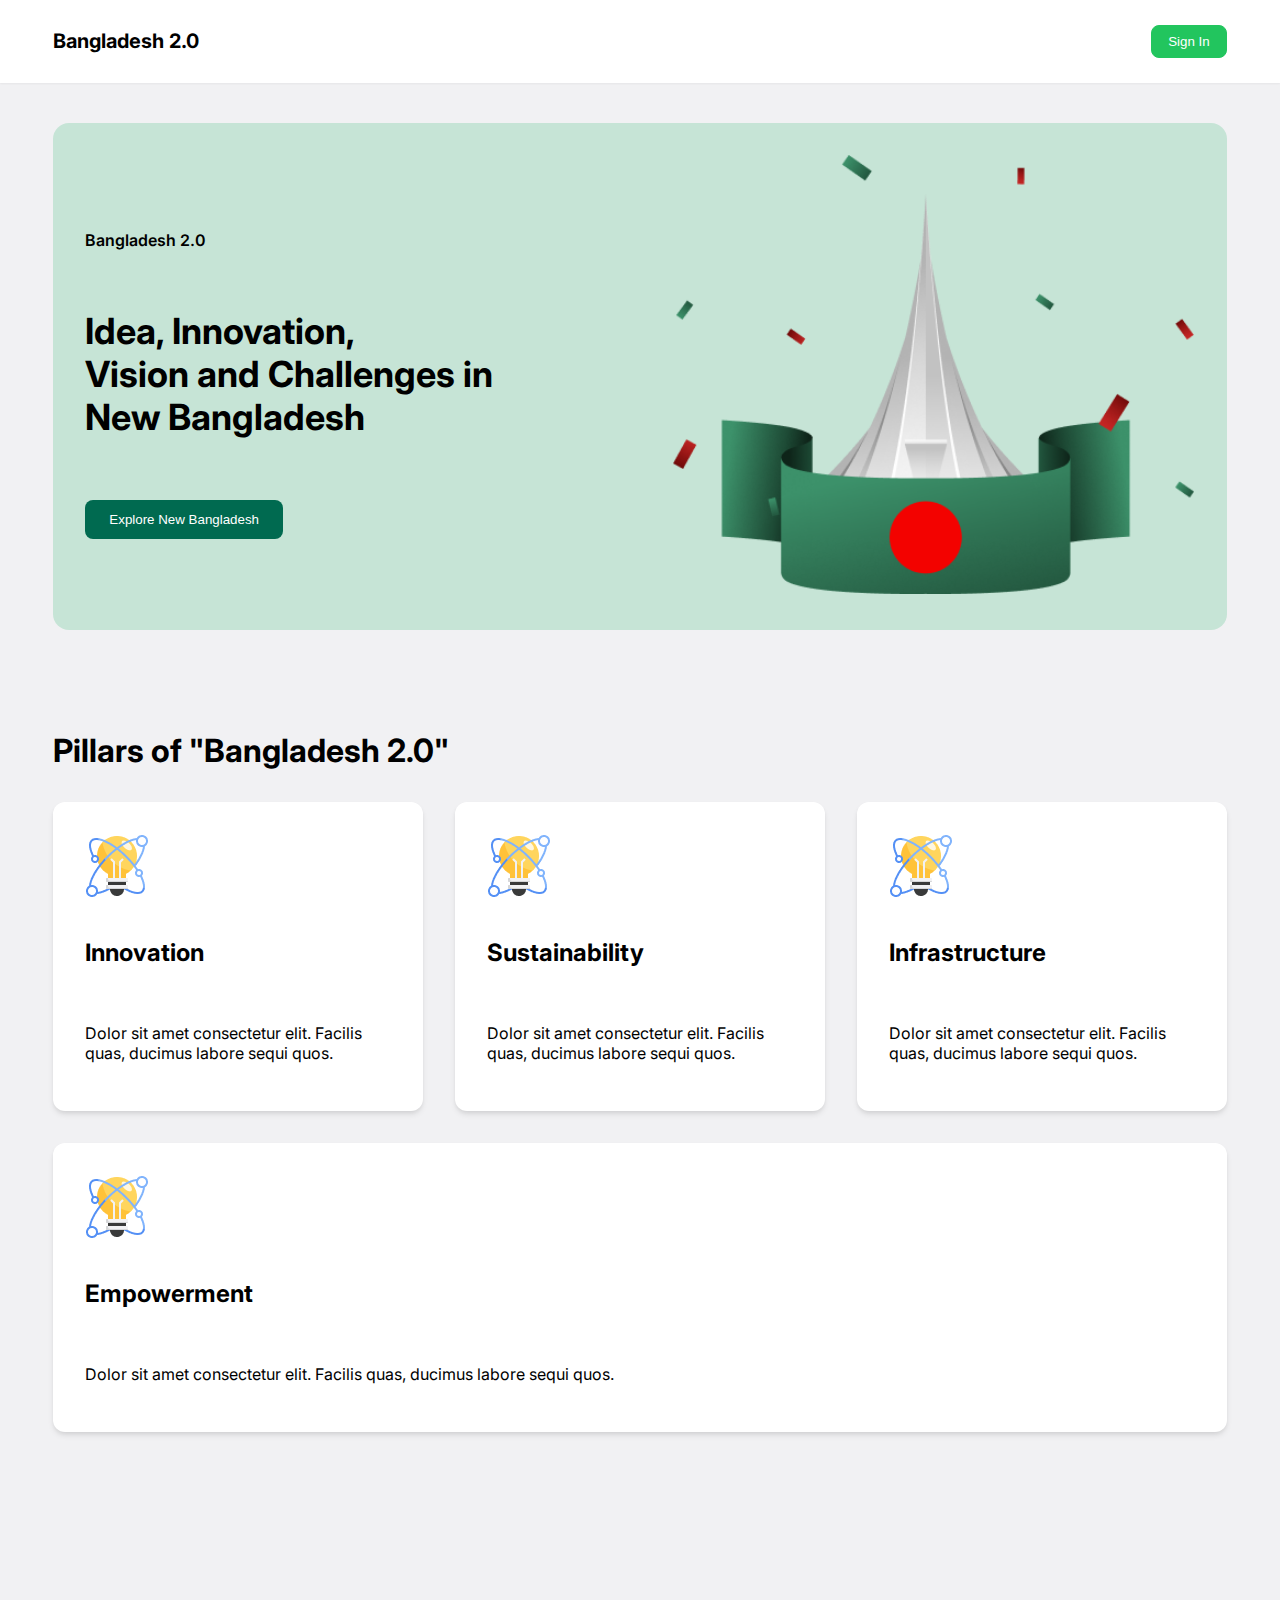
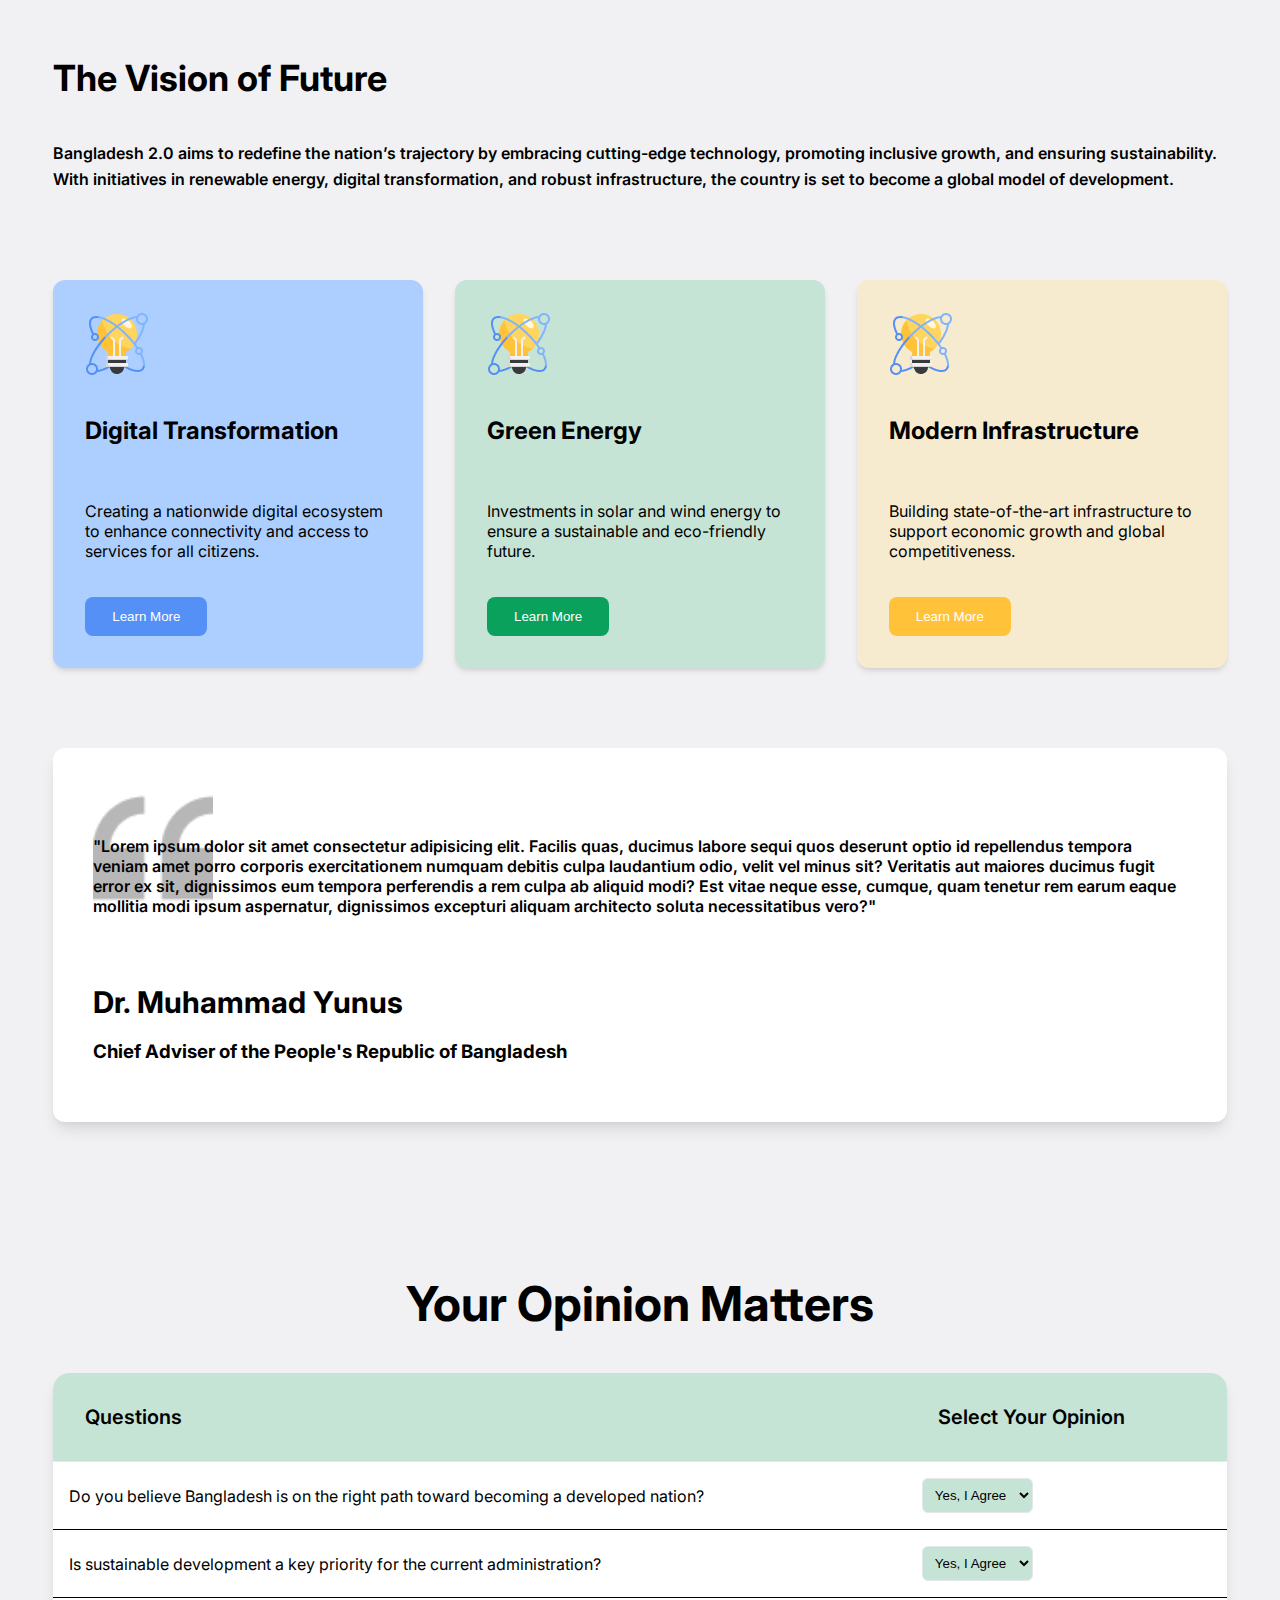
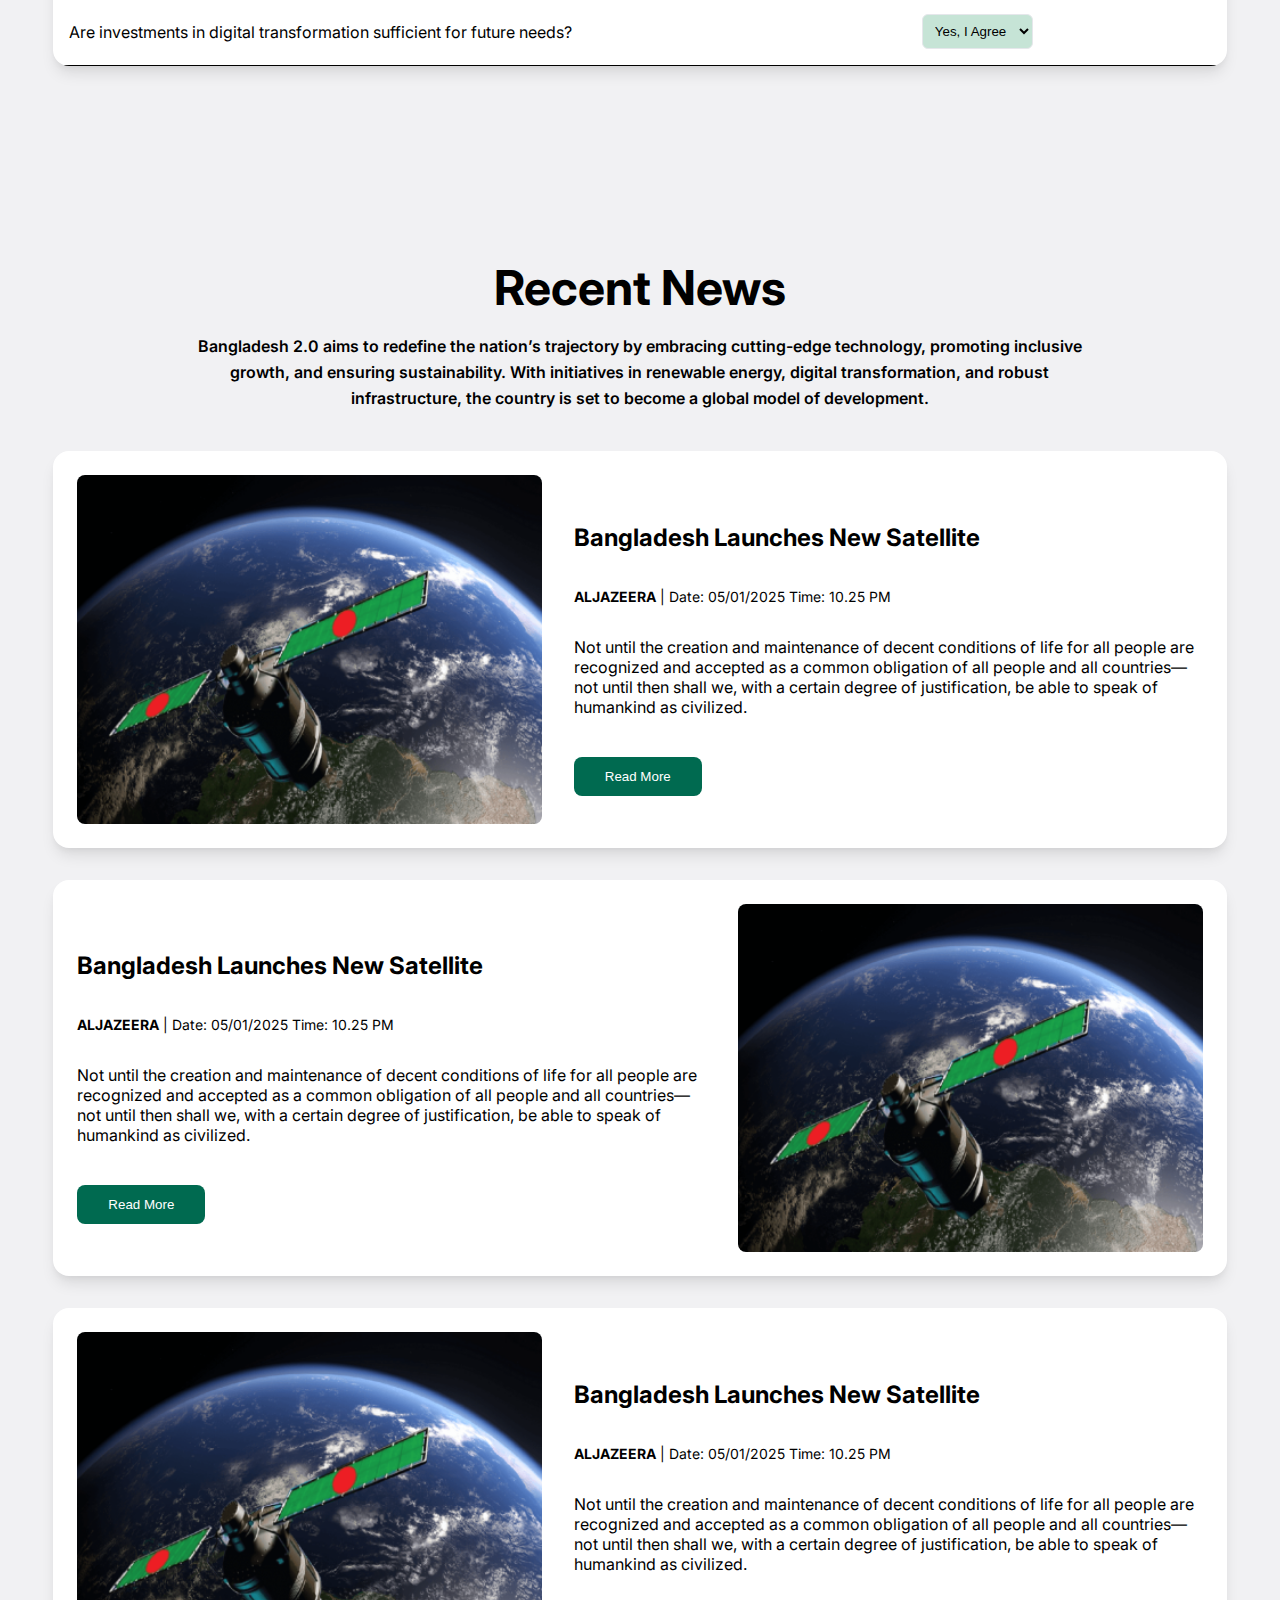
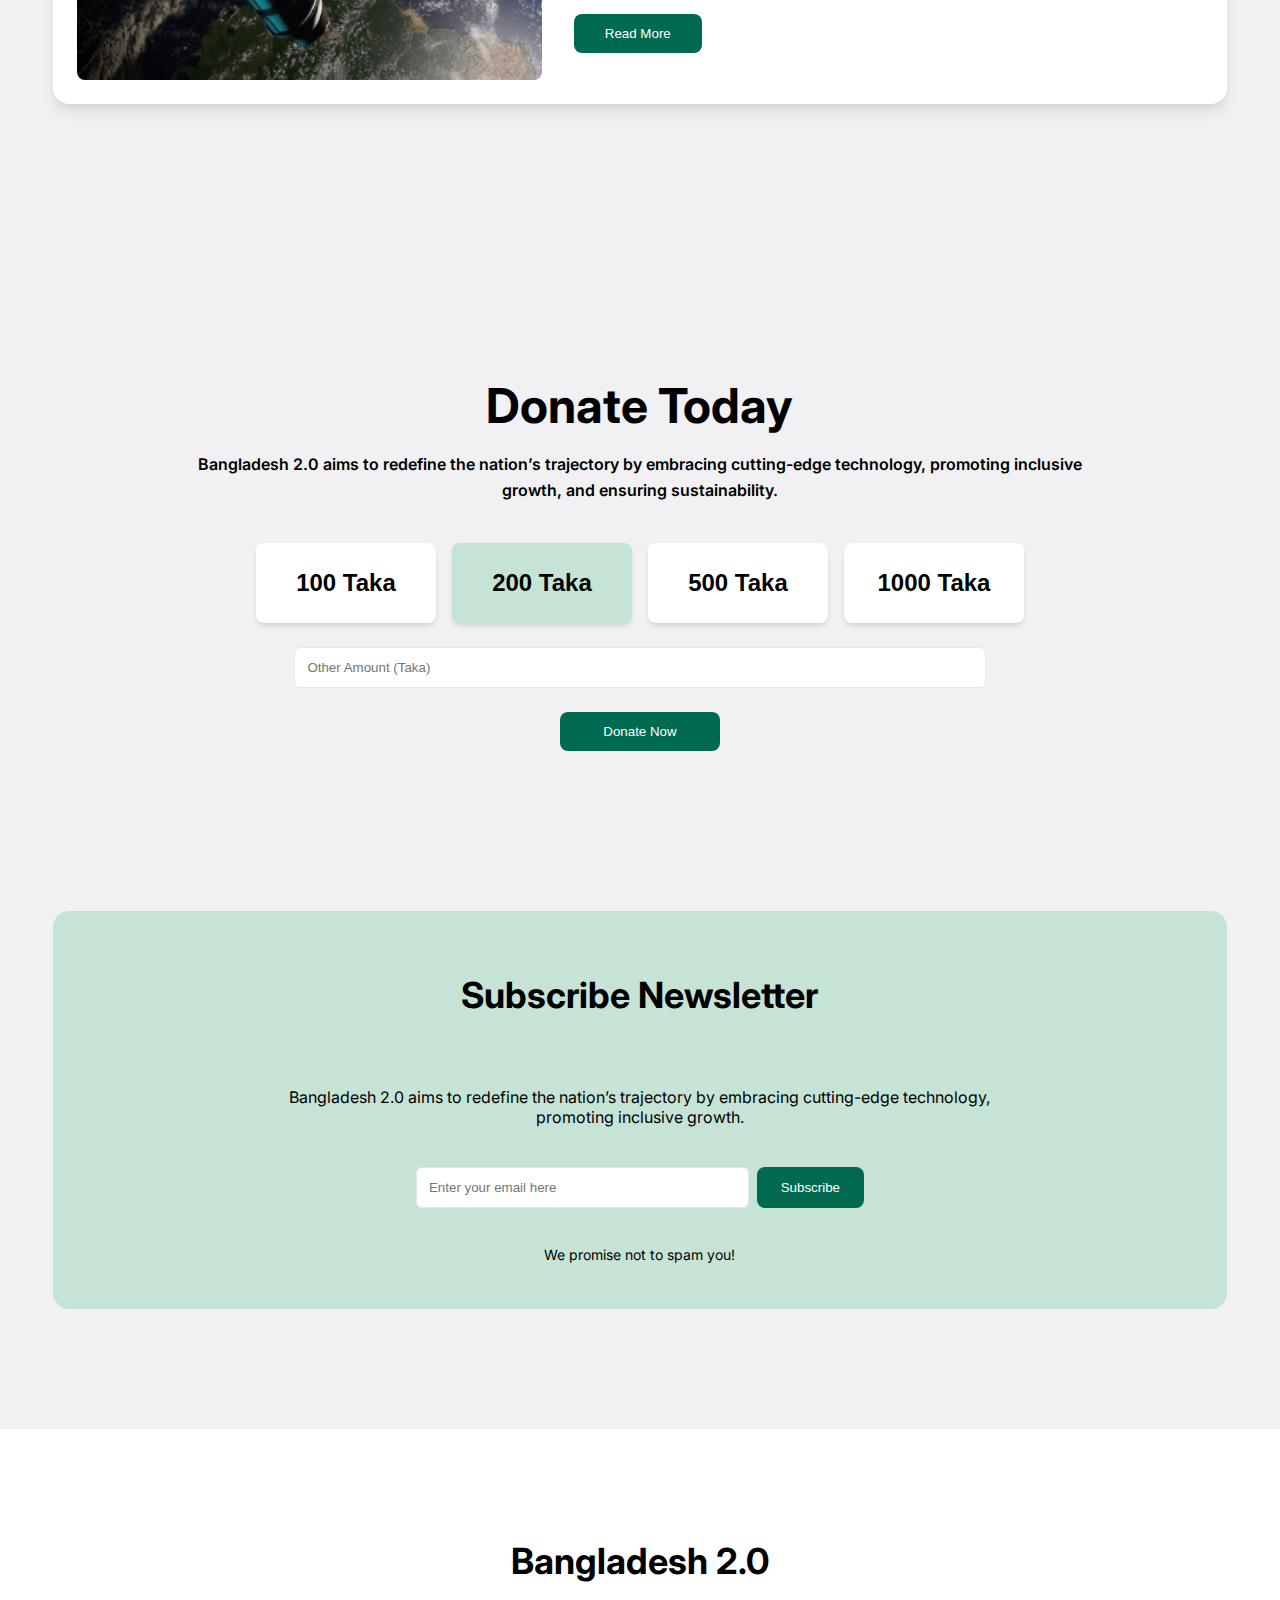
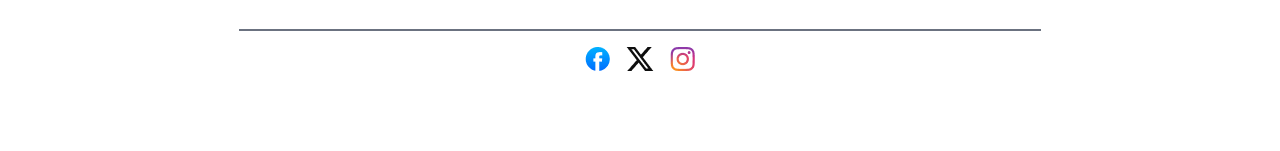
<file: index.html>
<!DOCTYPE html>
<html lang="en">
  <head>
    <meta charset="UTF-8" />
    <meta name="viewport" content="width=device-width, initial-scale=1.0" />
    <title>Bangladesh 2.0</title>
    <link rel="stylesheet" href="styles/style.css" />
    <link rel="preconnect" href="https://fonts.googleapis.com" />
    <link rel="preconnect" href="https://fonts.gstatic.com" crossorigin />
    <link
      href="https://fonts.googleapis.com/css2?family=Inter:wght@400;700&display=swap"
      rel="stylesheet"
    />
  </head>
  <body>
    <header class="header">
      <nav class="navbar">
        <h1 class="logo">Bangladesh 2.0</h1>
        <button class="btn-signin">Sign In</button>
      </nav>
    </header>

    <section class="hero-section">
      <div class="hero-text">
        <p>Bangladesh 2.0</p>
        <h1 class="hero-title">
          Idea, Innovation,<br />
          Vision and Challenges in<br />
          New Bangladesh
        </h1>
        <button class="btn-explore">Explore New Bangladesh</button>
      </div>
      <div class="hero-image">
        <img
          src="Assets/hero.png"
          alt="Illustration for Bangladesh 2.0"
          class="responsive-img"
        />
      </div>
    </section>

    <main class="main-content">
      <section class="pillars-section">
        <div>
          <h1 class="section-title">Pillars of "Bangladesh 2.0"</h1>
        </div>
        <div class="card-container">
          <div class="card-pillar">
            <img
              class="card-icon"
              src="Assets/card-icon.png"
              alt="Innovation Icon"
            />
            <h2 class="card-title">Innovation</h2>
            <p>
              Dolor sit amet consectetur elit. Facilis quas, ducimus labore
              sequi quos.
            </p>
          </div>
          <div class="card-pillar">
            <img
              class="card-icon"
              src="Assets/card-icon.png"
              alt="Sustainability Icon"
            />
            <h2 class="card-title">Sustainability</h2>
            <p>
              Dolor sit amet consectetur elit. Facilis quas, ducimus labore
              sequi quos.
            </p>
          </div>
          <div class="card-pillar">
            <img
              class="card-icon"
              src="Assets/card-icon.png"
              alt="Infrastructure Icon"
            />
            <h2 class="card-title">Infrastructure</h2>
            <p>
              Dolor sit amet consectetur elit. Facilis quas, ducimus labore
              sequi quos.
            </p>
          </div>
          <div class="card-pillar">
            <img
              class="card-icon"
              src="Assets/card-icon.png"
              alt="Empowerment Icon"
            />
            <h2 class="card-title">Empowerment</h2>
            <p>
              Dolor sit amet consectetur elit. Facilis quas, ducimus labore
              sequi quos.
            </p>
          </div>
        </div>
      </section>

      <section class="vision-section">
        <div class="vision-title-container">
          <h1 class="vision-title">The Vision of Future</h1>
          <p class="vision-text">
            Bangladesh 2.0 aims to redefine the nation’s trajectory by embracing
            cutting-edge technology, promoting inclusive growth, and ensuring
            sustainability. With initiatives in renewable energy, digital
            transformation, and robust infrastructure, the country is set to
            become a global model of development.
          </p>
        </div>
        <div class="card-container">
          <div class="card-vision card-vision-1">
            <img
              class="card-icon"
              src="Assets/card-icon.png"
              alt="Digital Transformation Icon"
            />
            <h2 class="card-title">Digital Transformation</h2>
            <p>
              Creating a nationwide digital ecosystem to enhance connectivity
              and access to services for all citizens.
            </p>
            <button class="btn-learn-more btn-learn-more-1">Learn More</button>
          </div>
          <div class="card-vision card-vision-2">
            <img
              class="card-icon"
              src="Assets/card-icon.png"
              alt="Green Energy Icon"
            />
            <h2 class="card-title">Green Energy</h2>
            <p>
              Investments in solar and wind energy to ensure a sustainable and
              eco-friendly future.
            </p>
            <button class="btn-learn-more btn-learn-more-2">Learn More</button>
          </div>
          <div class="card-vision card-vision-3">
            <img
              class="card-icon"
              src="Assets/card-icon.png"
              alt="Modern Infrastructure Icon"
            />
            <h2 class="card-title">Modern Infrastructure</h2>
            <p>
              Building state-of-the-art infrastructure to support economic
              growth and global competitiveness.
            </p>
            <button class="btn-learn-more btn-learn-more-3">Learn More</button>
          </div>
        </div>
        <div class="quote-section">
          <img class="quote-bg" src="Assets/quote-bg.png" alt="" />
          <p class="quote-text">
            "Lorem ipsum dolor sit amet consectetur adipisicing elit. Facilis
            quas, ducimus labore sequi quos deserunt optio id repellendus
            tempora veniam amet porro corporis exercitationem numquam debitis
            culpa laudantium odio, velit vel minus sit? Veritatis aut maiores
            ducimus fugit error ex sit, dignissimos eum tempora perferendis a
            rem culpa ab aliquid modi? Est vitae neque esse, cumque, quam
            tenetur rem earum eaque mollitia modi ipsum aspernatur, dignissimos
            excepturi aliquam architecto soluta necessitatibus vero?"
          </p>
          <div>
            <h1 class="quote-author">Dr. Muhammad Yunus</h1>
            <h3 class="quote-author-title">
              Chief Adviser of the People's Republic of Bangladesh
            </h3>
          </div>
        </div>
      </section>

      <section class="opinion-section">
        <div>
          <h1 class="section-title-opinion">Your Opinion Matters</h1>
        </div>
        <div class="poll-container">
          <table class="poll-table">
            <thead class="poll-header">
              <tr>
                <th class="poll-th">Questions</th>
                <th class="poll-th">Select Your Opinion</th>
              </tr>
            </thead>
            <tbody>
              <tr class="poll-tr">
                <td class="poll-td">
                  Do you believe Bangladesh is on the right path toward becoming
                  a developed nation?
                </td>
                <td class="poll-td">
                  <select class="select-opinion">
                    <option>Yes, I Agree</option>
                  </select>
                </td>
              </tr>
              <tr class="poll-tr">
                <td class="poll-td">
                  Is sustainable development a key priority for the current
                  administration?
                </td>
                <td class="poll-td">
                  <select class="select-opinion">
                    <option>Yes, I Agree</option>
                  </select>
                </td>
              </tr>
              <tr class="poll-tr">
                <td class="poll-td">
                  Are investments in digital transformation sufficient for
                  future needs?
                </td>
                <td class="poll-td">
                  <select class="select-opinion">
                    <option>Yes, I Agree</option>
                  </select>
                </td>
              </tr>
            </tbody>
          </table>
        </div>
      </section>

      <section class="news-section">
        <div class="news-title-container">
          <h1 class="section-title-news">Recent News</h1>
          <p class="news-text">
            Bangladesh 2.0 aims to redefine the nation’s trajectory by embracing
            cutting-edge technology, promoting inclusive growth, and ensuring
            sustainability. With initiatives in renewable energy, digital
            transformation, and robust infrastructure, the country is set to
            become a global model of development.
          </p>
        </div>
        <div class="articles-container">
          <div class="article">
            <img
              src="Assets/satelite.png"
              alt="Bangladesh Satellite"
              class="article-img"
            />
            <div class="article-text-container">
              <h2 class="article-title">Bangladesh Launches New Satellite</h2>
              <div class="article-meta">
                <span>
                  <strong>ALJAZEERA</strong> | Date: 05/01/2025 Time: 10.25 PM
                </span>
              </div>
              <p>
                Not until the creation and maintenance of decent conditions of
                life for all people are recognized and accepted as a common
                obligation of all people and all countries—not until then shall
                we, with a certain degree of justification, be able to speak of
                humankind as civilized.
              </p>
              <button class="btn-read-more">Read More</button>
            </div>
          </div>
          <div class="article article-reverse">
            <img
              src="Assets/satelite.png"
              alt="Bangladesh Satellite"
              class="article-img"
            />
            <div class="article-text-container">
              <h2 class="article-title">Bangladesh Launches New Satellite</h2>
              <div class="article-meta">
                <span>
                  <strong>ALJAZEERA</strong> | Date: 05/01/2025 Time: 10.25 PM
                </span>
              </div>
              <p>
                Not until the creation and maintenance of decent conditions of
                life for all people are recognized and accepted as a common
                obligation of all people and all countries—not until then shall
                we, with a certain degree of justification, be able to speak of
                humankind as civilized.
              </p>
              <button class="btn-read-more">Read More</button>
            </div>
          </div>
          <div class="article">
            <img
              src="Assets/satelite.png"
              alt="Bangladesh Satellite"
              class="article-img"
            />
            <div class="article-text-container">
              <h2 class="article-title">Bangladesh Launches New Satellite</h2>
              <div class="article-meta">
                <span>
                  <strong>ALJAZEERA</strong> | Date: 05/01/2025 Time: 10.25 PM
                </span>
              </div>
              <p>
                Not until the creation and maintenance of decent conditions of
                life for all people are recognized and accepted as a common
                obligation of all people and all countries—not until then shall
                we, with a certain degree of justification, be able to speak of
                humankind as civilized.
              </p>
              <button class="btn-read-more">Read More</button>
            </div>
          </div>
        </div>
      </section>

      <section class="donate-section">
        <div class="donate-title-container">
          <h1 class="section-title-donate">Donate Today</h1>
          <p class="donate-text">
            Bangladesh 2.0 aims to redefine the nation’s trajectory by embracing
            cutting-edge technology, promoting inclusive growth, and ensuring
            sustainability.
          </p>
        </div>
        <div class="donate-container">
          <div class="donate-options">
            <button class="btn-donate-amount">100 Taka</button>
            <button class="btn-donate-amount-active">200 Taka</button>
            <button class="btn-donate-amount">500 Taka</button>
            <button class="btn-donate-amount">1000 Taka</button>
          </div>
          <input
            type="text"
            placeholder="Other Amount (Taka)"
            class="input-donate"
          />
          <button class="btn-donate-now">Donate Now</button>
        </div>
      </section>

      <section class="newsletter-section">
        <div class="newsletter-container">
          <h2 class="newsletter-title">Subscribe Newsletter</h2>
          <p>
            Bangladesh 2.0 aims to redefine the nation’s trajectory by embracing
            cutting-edge technology, promoting inclusive growth.
          </p>
          <div class="newsletter-form">
            <div class="newsletter-input-group">
              <input
                type="email"
                placeholder="Enter your email here"
                class="input-newsletter"
              />
              <button class="btn-subscribe">Subscribe</button>
            </div>
          </div>
          <p class="spam-promise">We promise not to spam you!</p>
        </div>
      </section>
    </main>

    <footer class="footer">
      <div class="footer-container">
        <h2 class="footer-title">Bangladesh 2.0</h2>
        <div class="footer-divider"></div>
        <div class="social-icons">
          <img src="Assets/facebook.png" alt="" /><img
            src="Assets/x.png"
            alt=""
          /><img src="Assets/instagram.png" alt="" />
        </div>
      </div>
    </footer>
  </body>
</html>
</file>
<file: styles/style.css>
body {
  font-family: "Inter", sans-serif;
  background-color: #f1f1f3;
  display: flex;
  flex-direction: column;
  gap: 2.5rem;
  margin: 0;
}

/* Header and Navbar */
.header {
  width: 100%;
  background-color: white;
  box-shadow: 0 1px 2px 0 rgba(0, 0, 0, 0.05);
}

.navbar {
  display: flex;
  justify-content: space-between;
  align-items: center;
  width: 91.666667%;
  margin: auto;
  padding-top: 1rem;
  padding-bottom: 1rem;
}

.logo {
  font-weight: 700;
  font-size: 1.25rem;
  color: black;
}

.btn-signin {
  padding: 0.5rem 1rem;
  border: 1px solid #22c55e;
  background-color: #22c55e;
  color: white;
  border-radius: 0.5rem;
  cursor: pointer;
}

/* Hero Section */
.hero-section {
  display: flex;
  flex-wrap: wrap;
  width: 91.666667%;
  justify-content: space-between;
  align-items: center;
  margin: auto;
  background-color: #c6e4d6;
  border-radius: 1rem;
  overflow: hidden;
}

.hero-text {
  display: flex;
  flex-direction: column;
  align-items: flex-start;
  justify-content: center;
  gap: 1.25rem;
  padding: 2rem;
  flex: 1 1 300px;
}

.hero-text p {
  color: black;
  font-weight: 600;
}

.hero-title {
  font-weight: 700;
  font-size: 2.25rem;
  color: black;
  line-height: 1.2;
}

.btn-explore {
  background-color: #006a50;
  color: white;
  padding: 0.75rem 1.5rem;
  border: 0;
  border-radius: 0.5rem;
  margin-top: 1rem;
  cursor: pointer;
}

.btn-explore:hover {
  background-color: #005c44;
}

.hero-image {
  padding: 2rem;
  flex: 1 1 300px;
}

.responsive-img {
  width: 100%;
  height: auto;
}

/* Main Content */
.main-content {
  width: 91.666667%;
  margin: auto;
  margin-top: 2.5rem;
  display: flex;
  flex-direction: column;
  gap: 5rem;
}

/* Card Containers */
.card-container {
  display: flex;
  flex-wrap: wrap;
  gap: 2rem;
  margin-top: 2rem;
  justify-content: center;
}

/* Pillar Section Cards */
.card-pillar {
  display: flex;
  flex-direction: column;
  gap: 1.25rem;
  padding: 2rem;
  background-color: white;
  border-radius: 0.75rem;
  box-shadow: 0 4px 6px -1px rgba(0, 0, 0, 0.1),
    0 2px 4px -1px rgba(0, 0, 0, 0.06);
  transition: box-shadow 0.3s ease;
  flex: 1 1 250px;
  min-width: 250px;
}

.card-pillar:hover {
  box-shadow: 0 10px 15px -3px rgba(0, 0, 0, 0.1),
    0 4px 6px -2px rgba(0, 0, 0, 0.05);
}

.card-icon {
  width: 4rem;
  height: 4rem;
  object-fit: contain;
}

.card-title {
  font-size: 1.5rem;
  font-weight: 700;
  color: black;
}

/* Vision Section */
.vision-section {
  display: flex;
  flex-direction: column;
  gap: 2.5rem;
  margin-top: 7.5rem;
}

.vision-title-container {
  display: flex;
  flex-direction: column;
  margin: auto;
}

.vision-title {
  font-weight: 700;
  font-size: 2.25rem;
  color: black;
}

.vision-text {
  color: black;
  font-weight: 600;
  line-height: 1.625;
}

.card-vision {
  display: flex;
  flex-direction: column;
  gap: 1.25rem;
  padding: 2rem;
  border-radius: 0.75rem;
  box-shadow: 0 4px 6px -1px rgba(0, 0, 0, 0.1),
    0 2px 4px -1px rgba(0, 0, 0, 0.06);
  flex: 1 1 280px;
  min-width: 280px;
}

.card-vision-1 {
  background-color: #accfff;
}
.card-vision-2 {
  background-color: #c6e4d6;
}
.card-vision-3 {
  background-color: #f7ebcf;
}

.btn-learn-more {
  width: 122px;
  border: 0;
  color: white;
  margin-top: auto;
  padding: 0.75rem;
  border-radius: 0.5rem;
  cursor: pointer;
}

.btn-learn-more-1 {
  background-color: #5490f5;
}

.btn-learn-more-2 {
  background-color: #09a15c;
}

.btn-learn-more-3 {
  background-color: #ffc239;
}

/* Quote Section */
.quote-section {
  background-color: white;
  border-radius: 0.75rem;
  box-shadow: 0 10px 15px -3px rgba(0, 0, 0, 0.1),
    0 4px 6px -2px rgba(0, 0, 0, 0.05);
  position: relative;
  display: flex;
  flex-direction: column;
  padding: 2.5rem;
  margin-top: 2.5rem;
  gap: 2rem;
}

.quote-bg {
  position: absolute;

  width: 120px;
}

.quote-text {
  font-weight: 600;
  padding-top: 2rem;
}

.quote-author {
  font-weight: 700;
  font-size: 1.875rem;
}

/* Opinion Section */
.opinion-section {
  margin-top: 2.5rem;
}
.section-title-opinion {
  font-size: 3rem;
  font-weight: 700;
  color: black;
  margin-bottom: 2.5rem;
  text-align: center;
}

.poll-container {
  background-color: white;
  border-radius: 1rem;
  box-shadow: 0 10px 15px -3px rgba(0, 0, 0, 0.1),
    0 4px 6px -2px rgba(0, 0, 0, 0.05);
  overflow-x: auto;
}

.poll-table {
  width: 100%;
  font-size: 1rem;
  border-collapse: collapse;
}
.poll-header {
  background-color: #c6e4d6;
  color: black;
  font-size: 1.25rem;
}
.poll-th {
  padding: 2rem;
  font-weight: 600;
  text-align: left;
  border-bottom: 1px solid #e5e7eb;
}
.poll-tr {
  border-bottom: 1px solid black;
}
.poll-td {
  padding: 1rem;
  color: black;
}

.select-opinion {
  border: 1px solid #e5e7eb;
  color: black;
  background-color: #c6e4d6;
  padding: 0.5rem;
  border-radius: 0.375rem;
}

/* News Section */
.news-section {
  margin-top: 5rem;
  margin-bottom: 5rem;
}
.news-title-container {
  max-width: 56rem;
  margin: auto;
  text-align: center;
  margin-bottom: 2.5rem;
}
.section-title-news {
  font-size: 3rem;
  font-weight: 700;
  margin-bottom: 1rem;
  color: black;
}
.news-text {
  color: black;
  font-weight: 600;
  line-height: 1.625;
}
.articles-container {
  display: flex;
  flex-direction: column;
  gap: 2rem;
}
.article {
  background-color: white;
  border-radius: 1rem;
  box-shadow: 0 10px 15px -3px rgba(0, 0, 0, 0.1),
    0 4px 6px -2px rgba(0, 0, 0, 0.05);
  overflow: hidden;
  padding: 1.5rem;
  display: flex;
  flex-wrap: wrap;
  align-items: center;
  gap: 2rem;
}
.article-reverse {
  flex-direction: row-reverse;
}

.article-img {
  height: auto;
  border-radius: 0.5rem;
  object-fit: cover;
  flex: 1 1 300px;
}
.article-text-container {
  display: flex;
  flex-direction: column;
  gap: 1rem;
  flex: 2 1 300px;
}
.article-title {
  font-size: 1.5rem;
  font-weight: 700;
  color: black;
}
.article-meta {
  display: flex;
  align-items: center;
  gap: 0.5rem;
  font-size: 0.875rem;
  color: black;
}
.article-logo {
  width: 1.5rem;
  height: 1.5rem;
  border-radius: 9999px;
}
.btn-read-more {
  background-color: #006a50;
  color: white;
  width: 8rem;
  margin-top: 0.5rem;
  padding: 0.75rem;
  border-radius: 0.5rem;
  border: none;
  cursor: pointer;
}

/* Donate Section */
.donate-section {
  margin-top: 5rem;
}
.donate-title-container {
  max-width: 56rem;
  margin: auto;
  text-align: center;
  margin-bottom: 2.5rem;
}
.section-title-donate {
  font-size: 3rem;
  color: black;
  font-weight: 700;
  margin-bottom: 1rem;
}
.donate-text {
  color: black;
  font-weight: 600;
  line-height: 1.625;
}
.donate-container {
  max-width: 48rem;
  margin: auto;
  display: flex;
  flex-direction: column;
  align-items: center;
  gap: 1.5rem;
}
.donate-options {
  display: flex;
  flex-wrap: wrap;
  gap: 1rem;
  width: 100%;
  justify-content: center;
}
.btn-donate-amount,
.btn-donate-amount-active {
  background-color: white;
  box-shadow: 0 4px 6px -1px rgba(0, 0, 0, 0.1),
    0 2px 4px -1px rgba(0, 0, 0, 0.06);
  color: black;
  border-radius: 0.5rem;
  height: 5rem;
  font-size: 1.5rem;
  font-weight: 700;
  border: none;
  cursor: pointer;
  flex: 1 1 120px;
}
.btn-donate-amount-active {
  background-color: #c6e4d6;
}
.input-donate {
  border: 1px solid #e5e7eb;
  width: 100%;
  background-color: white;
  padding: 0.75rem;
  border-radius: 0.375rem;
  max-width: 90%;
  box-sizing: border-box;
}
.btn-donate-now {
  background-color: #006a50;
  color: white;
  width: 10rem;
  padding: 0.75rem;
  border-radius: 0.5rem;
  border: none;
  cursor: pointer;
}

/* Newsletter Section */
.newsletter-section {
  margin-top: 5rem;
  background-color: #c6e4d6;
  border-radius: 1rem;
  padding: 2rem;
}
.newsletter-container {
  max-width: 48rem;
  margin: auto;
  text-align: center;
  display: flex;
  flex-direction: column;
  align-items: center;
  gap: 1.5rem;
}
.newsletter-title {
  font-size: 2.25rem;
  font-weight: 700;
  color: black;
}
.newsletter-form {
  width: 100%;
  max-width: 28rem;
}
.newsletter-input-group {
  display: flex;
  gap: 0.5rem;
}
.input-newsletter {
  border: 1px solid #e5e7eb;
  width: 100%;
  background-color: white;
  padding: 0.75rem;
  border-radius: 0.375rem;
  flex-grow: 1;
}
.btn-subscribe {
  background-color: #006a50;
  color: white;
  padding: 0.75rem 1.5rem;
  border-radius: 0.5rem;
  border: none;
  cursor: pointer;
}
.spam-promise {
  font-size: 0.875rem;
  color: black;
}
/* Footer */
.footer {
  margin-top: 5rem;
  background-color: white;
  padding: 5rem 1rem;
}
.footer-container {
  display: flex;
  flex-direction: column;
  align-items: center;
  gap: 1rem;
  justify-content: center;
}
.footer-title {
  font-size: 2.25rem;
  color: black;
  font-weight: 700;
}
.footer-divider {
  border: 1px solid #6b7280;
  width: 100%;
  max-width: 800px;
}
.social-icons {
  display: flex;
  gap: 1rem;
}
</file>
